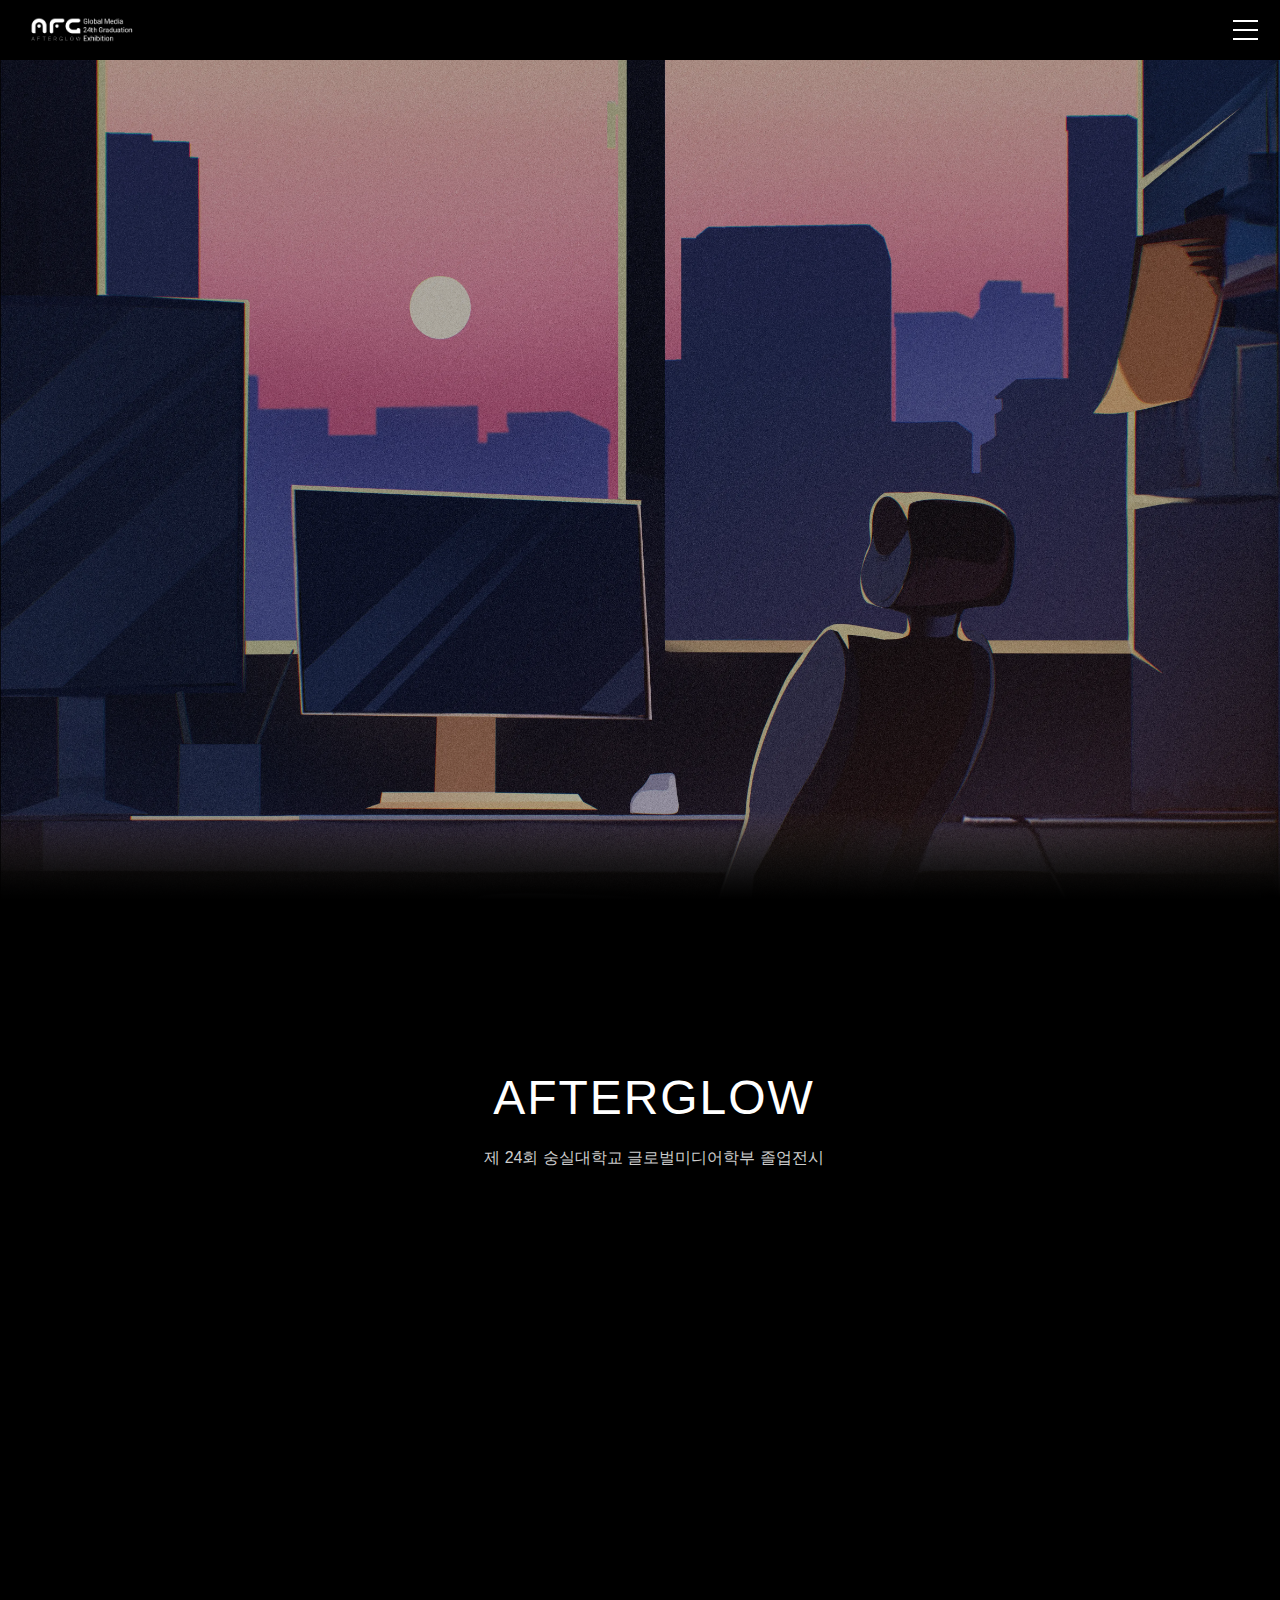
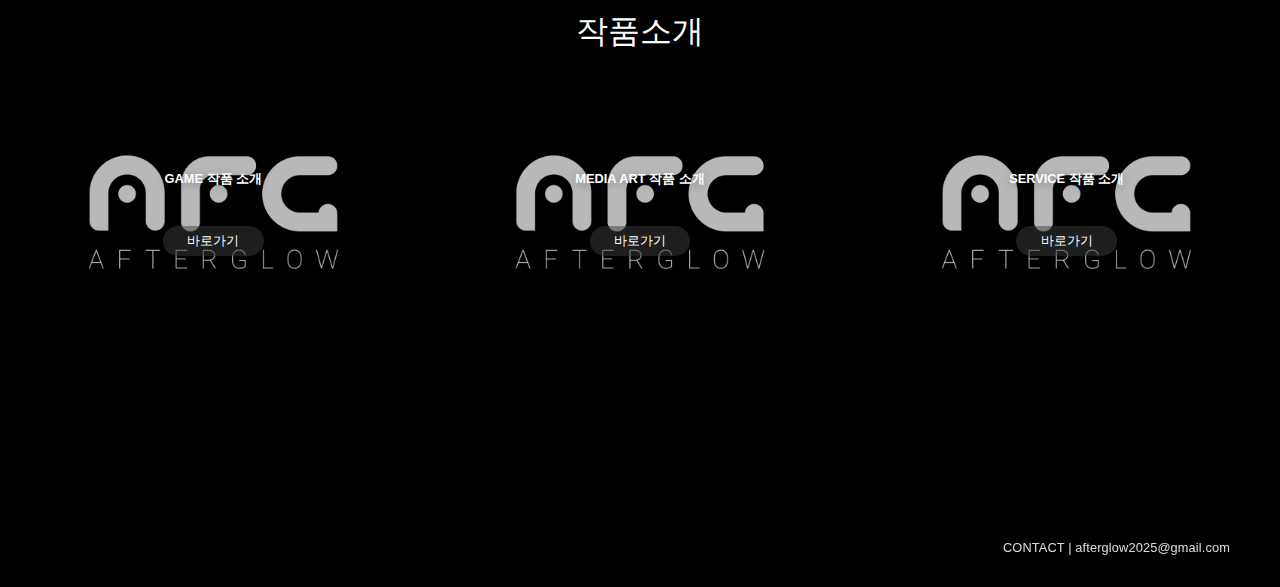
<file: index.html>
<!DOCTYPE html>
<html lang="ko">
<head>
    <meta charset="UTF-8">
    <meta name="viewport" content="width=device-width, initial-scale=1.0">
    <title>AFTERGLOW</title>
    <link rel="icon" type="image/webp" href="images/favicon.webp">
    <link rel="stylesheet" href="css/style.css">
    
    <!-- Open Graph / Facebook -->
    <meta property="og:type" content="website">
    <meta property="og:url" content="https://afterglow2025.github.io/newafterglow/">
    <meta property="og:title" content="AFTERGLOW">
    <meta property="og:description" content="제24회 글로벌미디어학부 졸업전시회">
    <meta property="og:image" content="/images/kakaoimg.webp">

    <!-- Twitter -->
    <meta property="twitter:card" content="summary_large_image">
    <meta property="twitter:url" content="https://afterglow2025.github.io/newafterglow/">
    <meta property="twitter:title" content="AFTERGLOW">
    <meta property="twitter:description" content="제24회 글로벌미디어학부 졸업전시회">
    <meta property="twitter:image" content="/images/kakaoimg.webp">
</head>
<body style="background:#000000;">
    <header>
        <div class="logo">
            <a href="index.html"><img src="images/logo_white.webp" alt="AFG Logo"></a>
        </div>
        <div class="hamburger" id="hamburgerBtn">
            <span></span>
            <span></span>
            <span></span>
        </div>
    </header>

    <div class="menu-bg" id="menuBg"></div>
    <div class="menu-overlay" id="menuOverlay">
        <button class="menu-close" id="menuCloseBtn">&times;</button>
        <nav class="menu-list">
            <a href="index.html" class="bold-divider">HOME</a>
            <a href="gamepage.html">GAME</a>
            <a href="mediaartpage.html">MEDIA ART</a>
            <a href="servicepage.html" class="bold-divider">SERVICE</a>
            <a href="authorpage.html">작가</a>
            <a href="curatorpage.html" class="bold-divider">큐레이터</a>
            <a href="exhibitioninfo.html" class="bold-divider">전시 정보</a>
            <a href="catalog.html">카탈로그</a>
        </nav>
    </div>

    <main>
        <div class="main-visual">
            <img src="images/mainbg.webp" alt="메인 배경이미지" />
            <div class="main-visual-text">
                <h1>AFTERGLOW, EVERGLOW</h1>
                <p>여운, 잔광으로 오래도록 기억되기를</p>
            </div>
        </div>
        <section class="afterglow-info">
            <div class="afterglow-title-row">
                <h2>AFTERGLOW</h2>
                <span class="afterglow-sub">제 24회 숭실대학교 글로벌미디어학부 졸업전시</span>
            </div>
            <div class="afterglow-desc">
                <p>AFTERGLOW는 우리의 지난 시간을 찬찬히 되돌아보며, 가장 아름답게 빛나는 순간을 담아낸 전시입니다.</p>
                <p>노을이 가장 눈부신 순간은 해가 지기 직전입니다. 우리는 대학이라는 긴 여정을 일주하는 동안, 
                    햇살처럼 밝고 서툰 새내기 시절을 지나, 매일의 일상 속에서 묵묵히 자신만의 색을 채워온 
                    학부생으로 성장해왔습니다. 이제, 마침내 하루의 끝자락에 선 우리는 그간의 모든 시간이 만들어낸 
                    가장 찬란한 잔광을 펼쳐 보이려 합니다.</p>
            </div>
        </section>
        <section class="works-section">
            <h2 class="works-title">작품소개</h2>
            <div class="works-grid">
                <div class="work-item">
                    <img src="images/maingame.webp" alt="GAME 작품 소개">
                    <div class="work-overlay">
                        <span class="work-label">GAME 작품 소개</span>
                        <button class="work-btn">바로가기</button>
                    </div>
                </div>
                <div class="work-item">
                    <img src="images/mainmediaart.webp" alt="MEDIA ART 작품 소개">
                    <div class="work-overlay">
                        <span class="work-label">MEDIA ART 작품 소개</span>
                        <button class="work-btn">바로가기</button>
                    </div>
                </div>
                <div class="work-item">
                    <img src="images/mainservice.webp" alt="SERVICE 작품 소개">
                    <div class="work-overlay">
                        <span class="work-label">SERVICE 작품 소개</span>
                        <button class="work-btn">바로가기</button>
                    </div>
                </div>
            </div>
        </section>
    </main>

    <footer>
        <div class="footer-inner">
            <div class="footer-left">
                <!-- 푸터 왼쪽 -->
            </div>
            <div class="footer-right">
                CONTACT | afterglow2025@gmail.com
            </div>
        </div>
    </footer>

    <script src="js/main.js"></script>
    <script src="js/scroll-animation.js"></script>
</body>
</html>
</file>
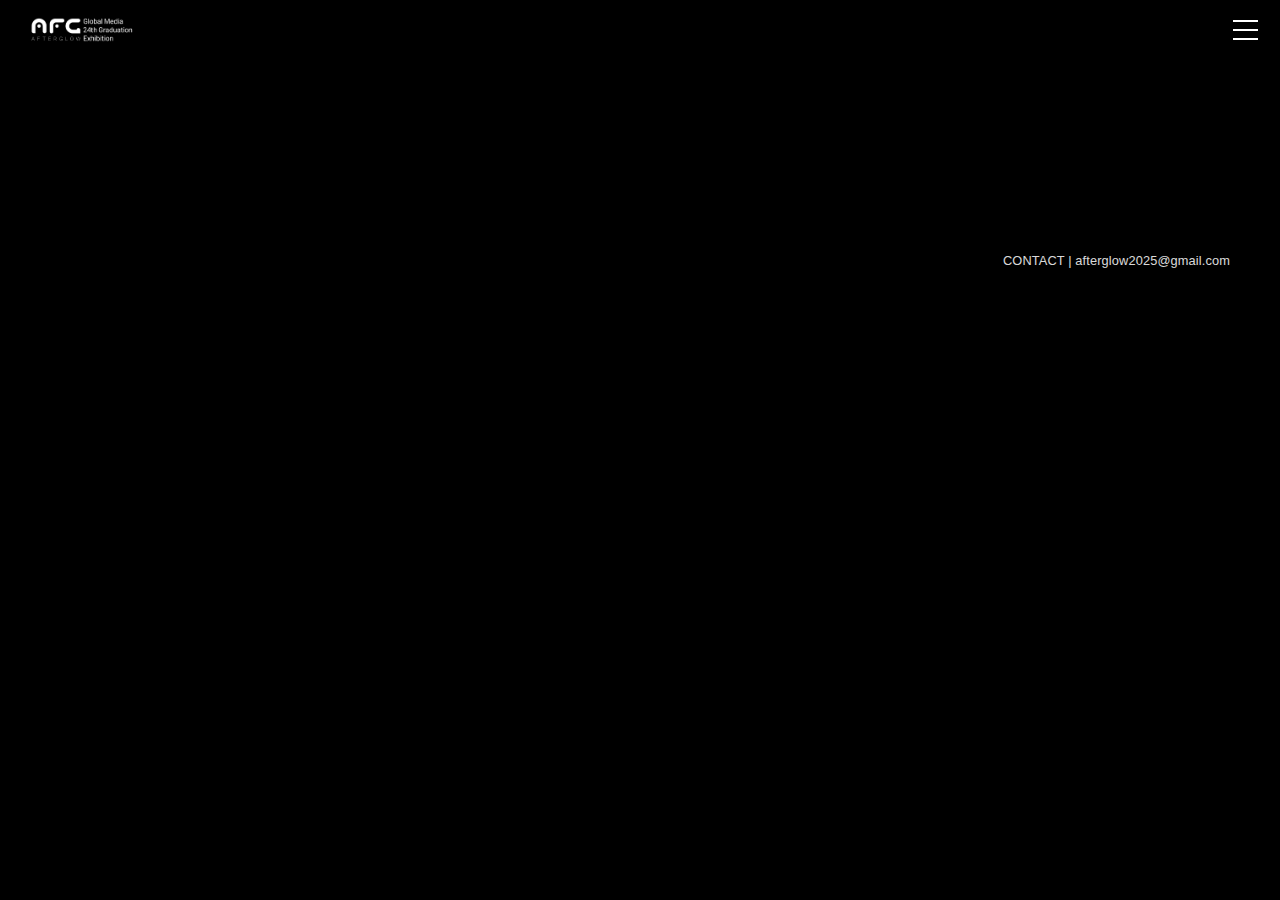
<file: authorpage.html>
<!DOCTYPE html>
<html lang="ko">
<head>
    <meta charset="UTF-8">
    <meta name="viewport" content="width=device-width, initial-scale=1.0">
    <title>afg.afterglow</title>
    <link rel="icon" type="image/webp" href="images/favicon.webp">
    <link rel="stylesheet" href="css/style.css">
    <link rel="stylesheet" href="css/author.css">
    <!-- AOS CSS -->
    <link href="https://cdn.jsdelivr.net/npm/aos@2.3.4/dist/aos.css" rel="stylesheet">

</head>
<body style="background:#000000;">
    <header>
        <div class="logo">
            <a href="index.html"><img src="images/logo_white.webp" alt="AFG Logo"></a>
        </div>
        <div class="hamburger" id="hamburgerBtn">
            <span></span>
            <span></span>
            <span></span>
        </div>
    </header>
    <div class="menu-bg" id="menuBg"></div>
    <div class="menu-overlay" id="menuOverlay">
        <button class="menu-close" id="menuCloseBtn">&times;</button>
        <nav class="menu-list">
            <a href="index.html" class="bold-divider">HOME</a>
            <a href="gamepage.html">GAME</a>
            <a href="mediaartpage.html">MEDIA ART</a>
            <a href="servicepage.html" class="bold-divider">SERVICE</a>
            <a href="authorpage.html">작가</a>
            <a href="curatorpage.html" class="bold-divider">큐레이터</a>
            <a href="exhibitioninfo.html" class="bold-divider">전시 정보</a>
            <a href="catalog.html">카탈로그</a>
        </nav>
    </div>

    <main class="author-page">
        <h1 class="author-title" data-aos="fade-up">AUTHOR</h1>
        <div class="author-grid" id="authorGrid"></div>
    </main>

    <footer>
        <div class="footer-inner">
            <div class="footer-left">
                <!-- 로고 제거됨 -->
            </div>
            <div class="footer-right">
                CONTACT | afterglow2025@gmail.com
            </div>
        </div>
    </footer>
    <script src="js/author.js"></script>
    <script src="js/main.js"></script>
    <!-- AOS JS -->
    <script src="https://cdn.jsdelivr.net/npm/aos@2.3.4/dist/aos.js"></script>
    <script>
    AOS.init({
        duration: 1000, 
        once: true      
    });
</script>

</body>
</html>
</file>
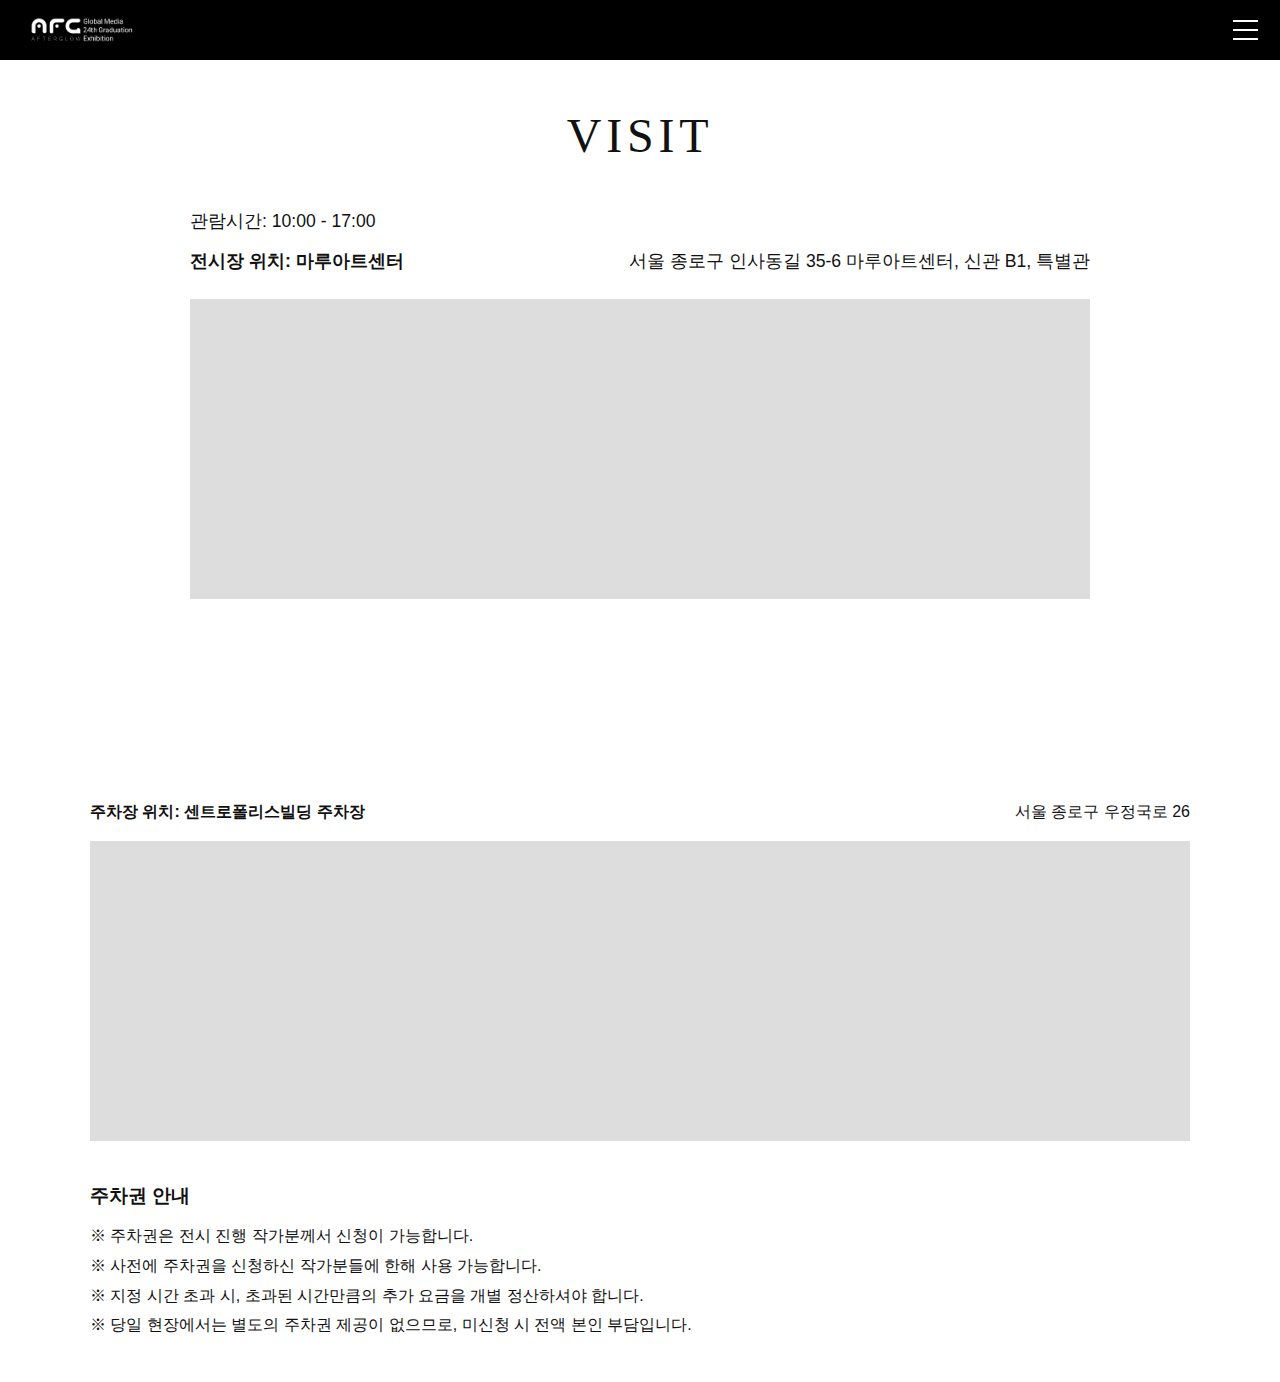
<file: exhibitioninfo.html>
<!DOCTYPE html>
<html lang="ko">
<head>
    <meta charset="UTF-8">
    <meta name="viewport" content="width=device-width, initial-scale=1.0">
    <title>VISIT</title>
    <link rel="stylesheet" href="css/style.css">
    <script type="text/javascript" src="//dapi.kakao.com/v2/maps/sdk.js?appkey=8656c556d1bfed5dd0b1d36dc8a2012b"></script>
    <style>
        .visit-title {
            text-align: center;
            font-size: 3rem;
            font-family: 'Noto Serif KR', serif;
            margin-top: 98px;
            margin-bottom: 32px;
            letter-spacing: 0.1em;
        }
        .visit-info {
            max-width: 900px;
            margin: 0 auto 24px auto;
            font-size: 1.1rem;
        }
        .visit-info-row {
            display: flex;
            justify-content: space-between;
            align-items: flex-end;
            flex-wrap: wrap;
            margin-bottom: 16px;
        }
        .visit-info-label {
            font-weight: bold;
        }
        #map {
            width: 100%;
            max-width: 900px;
            height: 300px;
            background: #ddd;
            margin: 0 auto 100px auto;
            display: flex;
            align-items: center;
            justify-content: center;
        }
        .parking-info {
            max-width: 1100px;
            margin: 0 auto 0 auto;
            padding: 0 0 40px 0;
        }
        .parking-info-row {
            display: flex;
            justify-content: space-between;
            align-items: flex-end;
            flex-wrap: wrap;
            margin-bottom: 16px;
        }
        .parking-info-label {
            font-weight: bold;
        }
        .parking-map-box {
            width: 100%;
            max-width: 1100px;
            height: 300px;
            background: #ddd;
            margin: 0 auto 40px auto;
            display: flex;
            align-items: center;
            justify-content: center;
            font-size: 2rem;
            color: #222;
            font-weight: 600;
            padding: 0;
        }
        .parking-guide-title {
            font-weight: bold;
            font-size: 1.2rem;
            margin: 40px 0 12px 0;
        }
        .parking-guide-list {
            font-size: 1rem;
            margin: 0 0 0 0;
            padding-left: 0;
        }
        .parking-guide-list li {
            margin-bottom: 4px;
            list-style: none;
        }
        @media (max-width: 600px) {
            .visit-title { font-size: 2rem; }
            #map { height: 180px; margin-bottom: 60px; }
            .visit-info { font-size: 1rem; }
            .visit-info-row { flex-direction: column; align-items: flex-start; }
            .parking-map-box { height: 120px; font-size: 1.1rem; }
            .parking-info { font-size: 0.95rem; }
        }
    </style>
</head>
<body style="background:#fff; color:#111;">
    <header>
        <div class="logo">
            <a href="index.html"><img src="images/logo_white.webp" alt="AFG Logo"></a>
        </div>
        <div class="hamburger" id="hamburgerBtn">
            <span></span>
            <span></span>
            <span></span>
        </div>
    </header>
    <main>
        <div class="visit-title">VISIT</div>
        <div class="visit-info">
            <div style="margin-bottom:12px;">관람시간: 10:00 - 17:00</div>
            <div class="visit-info-row">
                <div><span class="visit-info-label">전시장 위치: 마루아트센터</span></div>
                <div>서울 종로구 인사동길 35-6 마루아트센터, 신관 B1, 특별관</div>
            </div>
        </div>
        <div id="map"></div>
    </main>
    <div class="parking-info">
        <div class="parking-info-row">
            <div><span class="parking-info-label">주차장 위치: 센트로폴리스빌딩 주차장</span></div>
            <div>서울 종로구 우정국로 26</div>
        </div>
        <div class="parking-map-box" id="parking-map"></div>
        <div class="parking-guide-title">주차권 안내</div>
        <ul class="parking-guide-list">
            <li>※ 주차권은 전시 진행 작가분께서 신청이 가능합니다.</li>
            <li>※ 사전에 주차권을 신청하신 작가분들에 한해 사용 가능합니다.</li>
            <li>※ 지정 시간 초과 시, 초과된 시간만큼의 추가 요금을 개별 정산하셔야 합니다.</li>
            <li>※ 당일 현장에서는 별도의 주차권 제공이 없으므로, 미신청 시 전액 본인 부담입니다.</li>
        </ul>
    </div>
    <script>
    window.onload = function() {
      // 마루아트센터 지도
      var mapContainer = document.getElementById('map');
      if (mapContainer) {
        var mapOption = {
          center: new kakao.maps.LatLng(37.574541, 126.985773),
          level: 3
        };
        var map = new kakao.maps.Map(mapContainer, mapOption);
        var marker = new kakao.maps.Marker({
          position: new kakao.maps.LatLng(37.574541, 126.985773),
          map: map
        });
        var infowindow = new kakao.maps.InfoWindow({
          content: '<div style="padding:5px;">마루아트센터</div>'
        });
        infowindow.open(map, marker);
      }
      // 센트로폴리스빌딩 주차장 지도
      var parkingMapContainer = document.getElementById('parking-map');
      if (parkingMapContainer) {
        var parkingMapOption = {
          center: new kakao.maps.LatLng(37.570377, 126.983021),
          level: 3
        };
        var parkingMap = new kakao.maps.Map(parkingMapContainer, parkingMapOption);
        var parkingMarker = new kakao.maps.Marker({
          position: new kakao.maps.LatLng(37.570377, 126.983021),
          map: parkingMap
        });
        var parkingInfowindow = new kakao.maps.InfoWindow({
          content: '<div style="padding:5px;">센트로폴리스빌딩 주차장</div>'
        });
        parkingInfowindow.open(parkingMap, parkingMarker);
      }
    };
    </script>
</body>
</html>
</file>
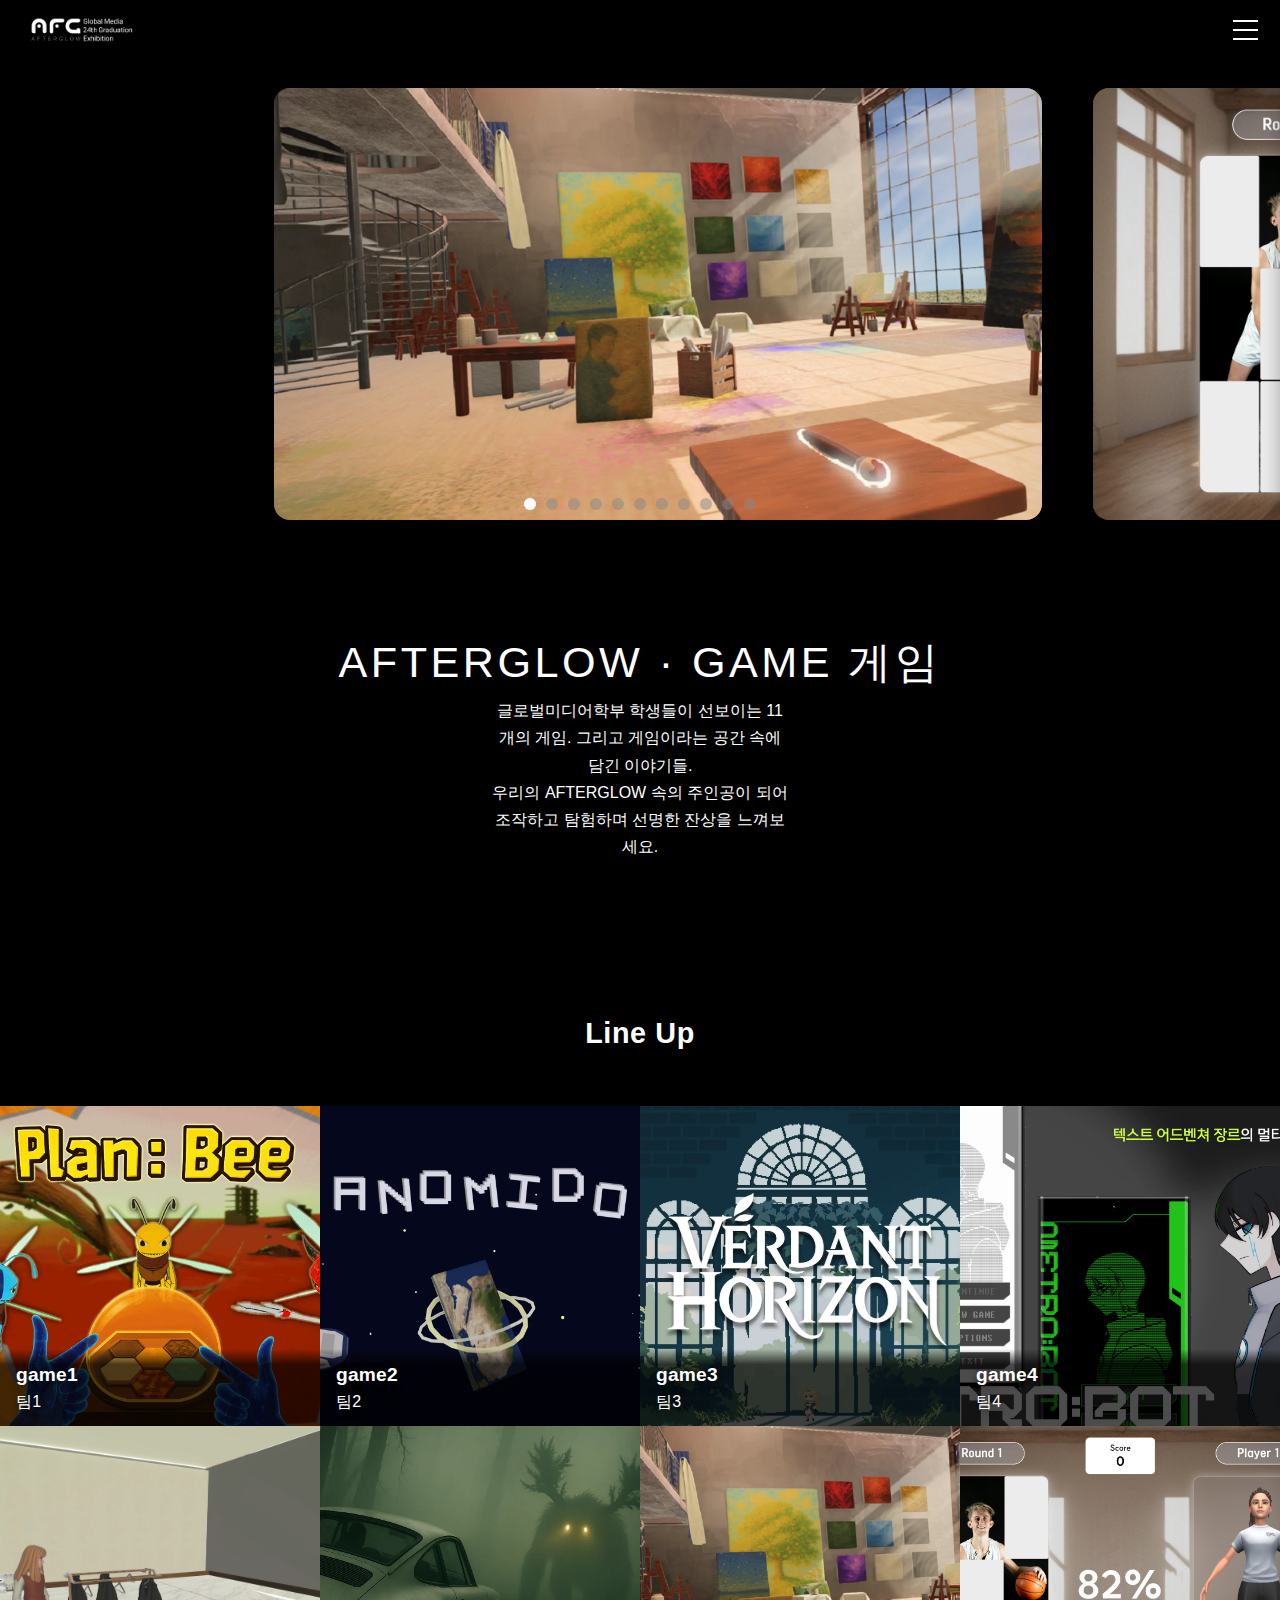
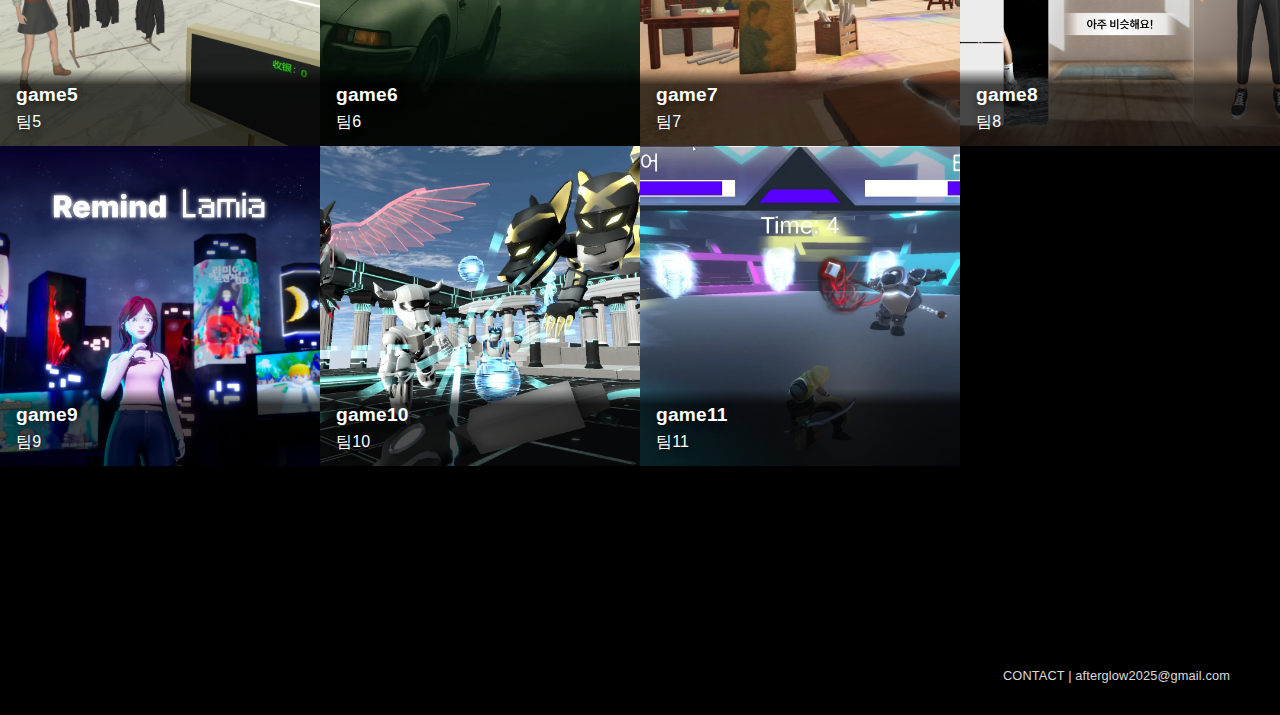
<file: gamepage.html>
<!DOCTYPE html>
<html lang="ko">
<head>
    <meta charset="UTF-8">
    <meta name="viewport" content="width=device-width, initial-scale=1.0">
    <title>AFTERGLOW · GAME</title>
    <link rel="icon" type="image/webp" href="images/favicon.webp">
    <link rel="stylesheet" href="css/style.css">
</head>
<body style="background:#000000;">
    <header>
        <div class="logo">
            <a href="index.html"><img src="images/logo_white.webp" alt="AFG Logo"></a>
        </div>
        <div class="hamburger" id="hamburgerBtn">
            <span></span>
            <span></span>
            <span></span>
        </div>
    </header>

    <div class="menu-bg" id="menuBg"></div>
    <div class="menu-overlay" id="menuOverlay">
        <button class="menu-close" id="menuCloseBtn">&times;</button>
        <nav class="menu-list">
            <a href="index.html" class="bold-divider">HOME</a>
            <a href="gamepage.html">GAME</a>
            <a href="mediaartpage.html">MEDIA ART</a>
            <a href="servicepage.html" class="bold-divider">SERVICE</a>
            <a href="authorpage.html">작가</a>
            <a href="curatorpage.html" class="bold-divider">큐레이터</a>
            <a href="exhibitioninfo.html" class="bold-divider">전시 정보</a>
            <a href="catalog.html">카탈로그</a>
        </nav>
    </div>

    <main>
        <div class="laptop-frame">
            <div class="laptop-inner">
                <div class="game-slide-slider">
                    <div class="game-slide-track">
                        <div class="game-slide"><img src="images/game_1.webp" alt="game1"></div>
                        <div class="game-slide"><img src="images/game_2.webp" alt="game2"></div>
                        <div class="game-slide"><img src="images/game_3.webp" alt="game3"></div>
                        <div class="game-slide"><img src="images/game_4.webp" alt="game4"></div>
                        <div class="game-slide"><img src="images/game_5.webp" alt="game5"></div>
                        <div class="game-slide"><img src="images/game_6.webp" alt="game6"></div>
                        <div class="game-slide"><img src="images/game_7.webp" alt="game7"></div>
                        <div class="game-slide"><img src="images/game_8.webp" alt="game8"></div>
                        <div class="game-slide"><img src="images/game_9.webp" alt="game9"></div>
                        <div class="game-slide"><img src="images/game_10.webp" alt="game10"></div>
                        <div class="game-slide"><img src="images/game_11.webp" alt="game11"></div>
                    </div>
                    <div class="game-slide-indicators">
                        <div class="game-slide-indicator active"></div>
                        <div class="game-slide-indicator"></div>
                        <div class="game-slide-indicator"></div>
                        <div class="game-slide-indicator"></div>
                        <div class="game-slide-indicator"></div>
                        <div class="game-slide-indicator"></div>
                        <div class="game-slide-indicator"></div>
                        <div class="game-slide-indicator"></div>
                        <div class="game-slide-indicator"></div>
                        <div class="game-slide-indicator"></div>
                        <div class="game-slide-indicator"></div>
                    </div>
                </div>
                <div class="game-visual-text">
                    <h1 class="main-title">AFTERGLOW · GAME <span class="main-title-kr">게임</span></h1>
                    <p>
                    <b>글로벌미디어학부</b> 학생들이 선보이는 11개의 게임. 그리고 게임이라는 공간 속에 담긴 이야기들.<br>
                    우리의 AFTERGLOW 속의 주인공이 되어 조작하고 탐험하며 선명한 잔상을 느껴보세요.
                    </p>
                </div>
                <div class="game-lineup">
                    <h2>Line Up</h2>
                </div>
                <div class="game-grid">
                    <div class="game-thumb">
                        <a href="https://www.naver.com/">
                            <img src="images/game1.webp" alt="game1">
                            <img src="images/profil/game1.webp" alt="game1-hover" class="hover-img">
                            <div class="game-thumb-label"><span>game1</span><br><span>팀1</span></div>
                        </a>
                    </div>
                    <div class="game-thumb">
                        <a href="https://www.naver.com/">
                            <img src="images/game2.webp" alt="game2">
                            <img src="images/profil/game2.webp" alt="game2-hover" class="hover-img">
                            <div class="game-thumb-label"><span>game2</span><br><span>팀2</span></div>
                        </a>
                    </div>
                    <div class="game-thumb">
                        <a href="https://www.naver.com/">
                            <img src="images/game3.webp" alt="game3">
                            <img src="images/profil/game3.webp" alt="game3-hover" class="hover-img">
                            <div class="game-thumb-label"><span>game3</span><br><span>팀3</span></div>
                        </a>
                    </div>
                    <div class="game-thumb">
                        <a href="https://www.naver.com/">
                            <img src="images/game4.webp" alt="game4">
                            <img src="images/profil/game4.webp" alt="game4-hover" class="hover-img">
                            <div class="game-thumb-label"><span>game4</span><br><span>팀4</span></div>
                        </a>
                    </div>
                    <div class="game-thumb">
                        <a href="https://www.naver.com/">
                            <img src="images/game5.webp" alt="game5">
                            <img src="images/profil/game5.webp" alt="game5-hover" class="hover-img">
                            <div class="game-thumb-label"><span>game5</span><br><span>팀5</span></div>
                        </a>
                    </div>
                    <div class="game-thumb">
                        <a href="https://www.naver.com/">
                            <img src="images/game6.webp" alt="game6">
                            <img src="images/profil/game6.webp" alt="game6-hover" class="hover-img">
                            <div class="game-thumb-label"><span>game6</span><br><span>팀6</span></div>
                        </a>
                    </div>
                    <div class="game-thumb">
                        <a href="https://www.naver.com/">
                            <img src="images/game7.webp" alt="game7">
                            <img src="images/profil/game7.webp" alt="game7-hover" class="hover-img">
                            <div class="game-thumb-label"><span>game7</span><br><span>팀7</span></div>
                        </a>
                    </div>
                    <div class="game-thumb">
                        <a href="https://www.naver.com/">
                            <img src="images/game8.webp" alt="game8">
                            <img src="images/profil/game8.webp" alt="game8-hover" class="hover-img">
                            <div class="game-thumb-label"><span>game8</span><br><span>팀8</span></div>
                        </a>
                    </div>
                    <div class="game-thumb">
                        <a href="https://www.naver.com/">
                            <img src="images/game9.webp" alt="game9">
                            <img src="images/profil/game9.webp" alt="game9-hover" class="hover-img">
                            <div class="game-thumb-label"><span>game9</span><br><span>팀9</span></div>
                        </a>
                    </div>
                    <div class="game-thumb">
                        <a href="https://www.naver.com/">
                            <img src="images/game10.webp" alt="game10">
                            <img src="images/profil/game10.webp" alt="game10-hover" class="hover-img">
                            <div class="game-thumb-label"><span>game10</span><br><span>팀10</span></div>
                        </a>
                    </div>
                    <div class="game-thumb">
                        <a href="https://www.naver.com/">
                            <img src="images/game11.webp" alt="game11">
                            <img src="images/profil/game11.webp" alt="game11-hover" class="hover-img">
                            <div class="game-thumb-label"><span>game11</span><br><span>팀11</span></div>
                        </a>
                    </div>
                </div>
            </div>
        </div>
    </main>

    <footer>
        <div class="footer-inner">
            <div class="footer-left">
                <!-- 로고 제거됨 -->
            </div>
            <div class="footer-right">
                CONTACT | afterglow2025@gmail.com
            </div>
        </div>
    </footer>

    <script src="js/main.js"></script>
    <script src="js/scroll-animation.js"></script>
    <script src="js/game-fade-slider.js"></script>
    <script>
    // PC: 기존 hover 효과, 모바일: 클릭 2회 동작
    function isMobile() {
        return window.matchMedia('(hover: none) and (pointer: coarse)').matches;
    }
    document.querySelectorAll('.game-thumb').forEach(function(thumb) {
        let isProfileShown = false;
        const link = thumb.querySelector('a');
        const hoverImg = thumb.querySelector('.hover-img');
        if (isMobile()) {
            link.addEventListener('click', function(e) {
                if (!isProfileShown) {
                    e.preventDefault();
                    hoverImg.style.opacity = 1;
                    isProfileShown = true;
                    // 1.5초 내에 두 번째 클릭 없으면 다시 원상복구
                    setTimeout(function() {
                        hoverImg.style.opacity = 0;
                        isProfileShown = false;
                    }, 1500);
                } else {
                    // 두 번째 클릭 시 링크 이동 (기본 동작)
                }
            });
        }
    });
    </script>
</body>
</html>
</file>
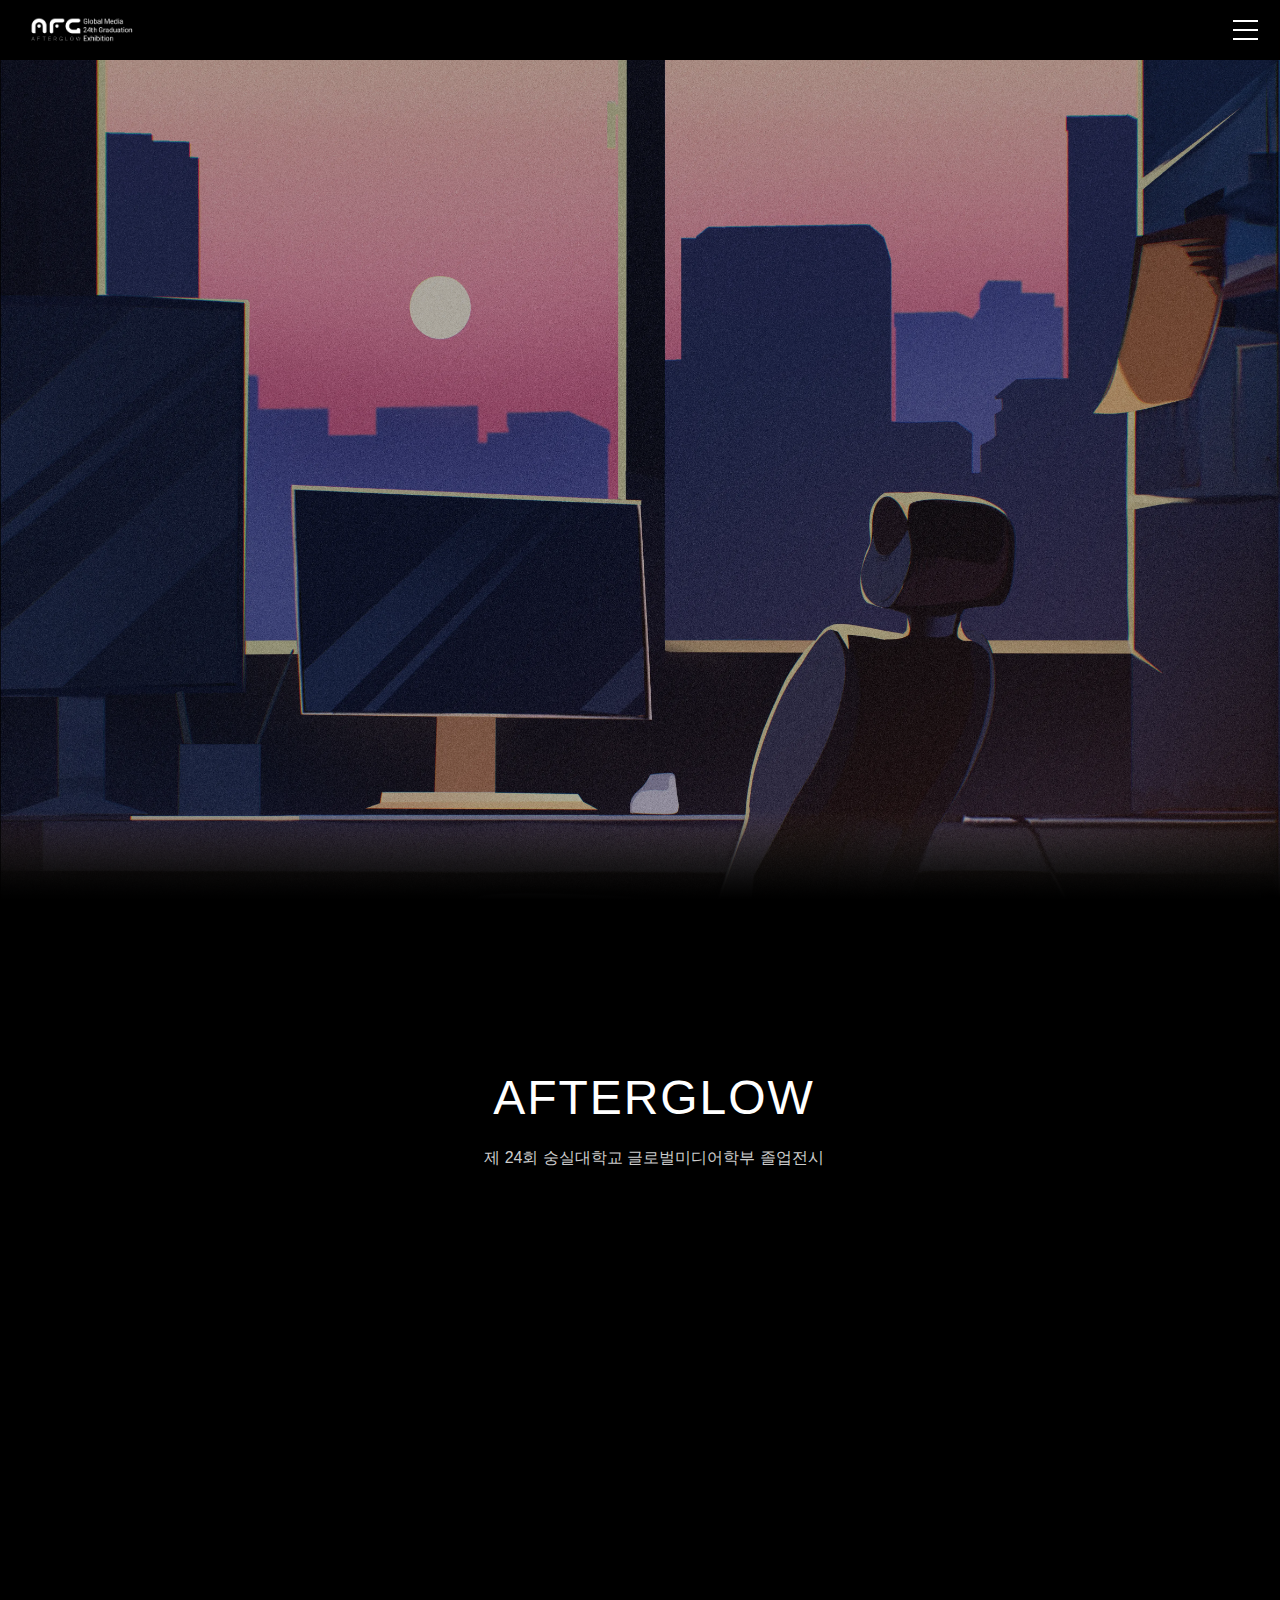
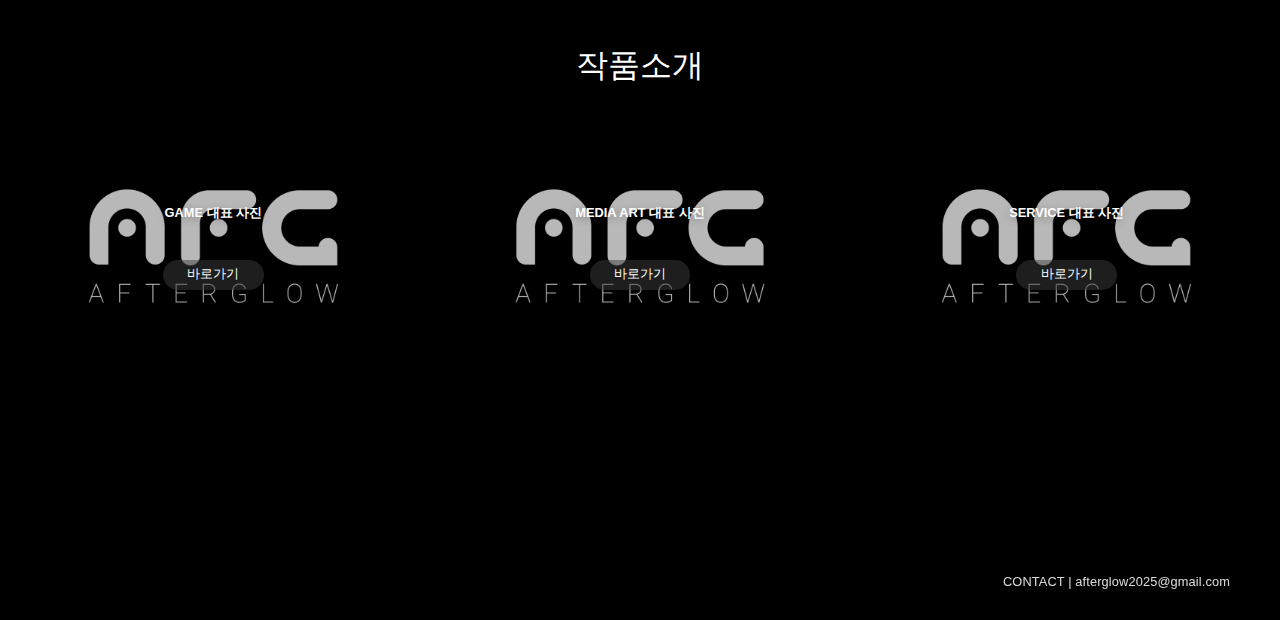
<file: mainpage.html>
<!DOCTYPE html>
<html lang="ko">
<head>
    <meta charset="UTF-8">
    <meta name="viewport" content="width=device-width, initial-scale=1.0">
    <title>afg.afterglow</title>
    <link rel="icon" type="image/webp" href="images/favicon.webp">
    <link rel="stylesheet" href="css/style.css">
</head>
<body style="background:#000000;">
    <header>
        <div class="logo">
            <a href="mainpage.html"><img src="images/logo_white.webp" alt="AFG Logo"></a>
        </div>
        <div class="hamburger" id="hamburgerBtn">
            <span></span>
            <span></span>
            <span></span>
        </div>
    </header>

    <div class="menu-bg" id="menuBg"></div>
    <div class="menu-overlay" id="menuOverlay">
        <button class="menu-close" id="menuCloseBtn">&times;</button>
        <nav class="menu-list">
            <a href="mainpage.html" class="bold-divider">HOME</a>
            <a href="gamepage.html">GAME</a>
            <a href="mediaartpage.html">MEDIA ART</a>
            <a href="servicepage.html" class="bold-divider">SERVICE</a>
            <a href="authorpage.html">작가</a>
            <a href="curatorpage.html" class="bold-divider">큐레이터</a>
            <a href="exhibitioninfo.html" class="bold-divider">전시 정보</a>
            <a href="catalog.html">웹도록</a>
        </nav>
    </div>

    <main>
        <div class="main-visual">
            <img src="images/mainbg.webp" alt="메인 비주얼" />
            <div class="main-visual-text">
                <h1>AFTERGLOW, EVERGLOW</h1>
                <p>여운, 잔광으로 오래도록 기억되기를</p>
            </div>
        </div>
        <section class="afterglow-info">
            <div class="afterglow-title-row">
                <h2>AFTERGLOW</h2>
                <span class="afterglow-sub">제 24회 숭실대학교 글로벌미디어학부 졸업전시</span>
            </div>
            <div class="afterglow-desc">
                <p>AFTERGLOW는 우리의 지난 시간을 찬찬히 되돌아보며, 가장 아름답게 빛나는 순간을 담아낸 전시입니다.</p>
                <p>노을이 가장 눈부신 순간은 해가 지기 직전입니다. 우리는 대학이라는 긴 여정을 일주하는 동안,<br>햇살처럼 밝고 서툰 새내기 시절을 지나, 매일의 일상 속에서 묵묵히 자신만의 색을 채워온 학부생으로 성장해 왔습니다.<br>이제, 마침내 하루의 끝자락에 선 우리는 그간의 모든 시간이 만들어낸 가장 찬란한 잔광을 펼쳐 보이려 합니다.</p>
            </div>
        </section>
        <section class="works-section">
            <h2 class="works-title">작품소개</h2>
            <div class="works-grid">
                <div class="work-item">
                    <img src="images/maingame.webp" alt="GAME 대표 사진">
                    <div class="work-overlay">
                        <span class="work-label">GAME 대표 사진</span>
                        <button class="work-btn">바로가기</button>
                    </div>
                </div>
                <div class="work-item">
                    <img src="images/mainmediaart.webp" alt="MEDIA ART 대표 사진">
                    <div class="work-overlay">
                        <span class="work-label">MEDIA ART 대표 사진</span>
                        <button class="work-btn">바로가기</button>
                    </div>
                </div>
                <div class="work-item">
                    <img src="images/mainservice.webp" alt="SERVICE 대표 사진">
                    <div class="work-overlay">
                        <span class="work-label">SERVICE 대표 사진</span>
                        <button class="work-btn">바로가기</button>
                    </div>
                </div>
            </div>
        </section>
    </main>

    <footer>
        <div class="footer-inner">
            <div class="footer-left">
                <!-- 로고 제거됨 -->
            </div>
            <div class="footer-right">
                CONTACT | afterglow2025@gmail.com
            </div>
        </div>
    </footer>

    <script src="js/main.js"></script>
    <script src="js/scroll-animation.js"></script>
</body>
</html>
</file>
<file: css/style.css>
@charset "UTF-8";

/* ?���? ?��????�� 초기?�� */
* {
    margin: 0;
    padding: 0;
    box-sizing: border-box;
}

body, html {
    max-width: 100vw;
    overflow-x: hidden;
    font-family: 'Freesentation', sans-serif;
    line-height: 1.6;
    color: #ffffff;
}

/* ?��?�� ?��????�� */
header {
    width: 100%;
    height: 60px;
    margin: 0;
    display: flex;
    justify-content: space-between;
    align-items: center;
    padding: 0 22px;
    position: fixed;
    top: 0;
    left: 0;
    background: #000;
    z-index: 100;
}

.logo {
    height: 60px;
}

.logo img {
    height: 100%;
    width: auto;
}

/* ?��버거 메뉴 ?��????�� */
.hamburger {
    width: 25px;
    height: 20px;
    position: relative;
    cursor: pointer;
    display: flex;
    flex-direction: column;
    justify-content: space-between;
}

.hamburger span {
    display: block;
    width: 100%;
    height: 2px;
    background-color: #FFFFFF;
    transition: all 0.3s ease;
}

/* 미디?�� 쿼리 */
@media (max-width: 1440px) {
    header {
        width: 100%;
    }
}

.main-visual {
    position: relative;
    width: 100vw;
    height: calc(100vh - 60px);
    display: flex;
    justify-content: center;
    align-items: center;
    overflow: hidden;
    margin-top: 60px;
}

.main-visual img {
    width: 100%;
    height: 100%;
    object-fit: cover;
    display: block;
    background: #000;
    opacity: 0.7;
}

.main-visual::after {
    content: "";
    position: absolute;
    left: 0; top: 0; width: 100%; height: 100%;
    pointer-events: none;
    background: linear-gradient(to bottom, rgba(0,0,0,0) 90%, rgba(0,0,0,1) 100%);
}

@keyframes fadeInUp {
    from {
        opacity: 0;
        transform: translate(-50%, 10px);
    }
    to {
        opacity: 1;
        transform: translate(-50%, -50%);
    }
}

.main-visual-text {
    position: absolute;
    top: 50%;
    left: 50%;
    transform: translate(-50%, -50%);
    text-align: center;
    color: #fff;
    z-index: 2;
    width: 100%;
    pointer-events: none;
    opacity: 0;
    animation: fadeInUp 1.2s ease-out forwards;
}

.main-visual-text h1 {
    font-size: 4rem;
    font-weight: 500;
    letter-spacing: 0.08em;
    margin-bottom: 1.2rem;
    font-family: 'Freesentation', sans-serif;
}

.main-visual-text p {
    font-size: 1.5rem;
    font-weight: 100;
    letter-spacing: 0.02em;
    font-family: 'Freesentation', sans-serif;
}

@keyframes fadeIn {
    from {
        opacity: 0;
    }
    to {
        opacity: 1;
    }
}

.afterglow-desc {
    opacity: 0;
}

.afterglow-desc.fade-in {
    animation: fadeIn 1.2s ease-out forwards;
}

.afterglow-desc p {
    font-size: 1rem;
    line-height: 2.1;
    margin-bottom: 18px;
    color: #fff;
    font-weight: 100;
    letter-spacing: 0.01em;
    font-family: 'Freesentation', sans-serif;
    text-indent: 0.5em;
}

.afterglow-info {
    max-width: 820px;
    margin: 60px auto 0 auto;
    color: #fff;
    text-align: left;
    padding: 100px 32px 60px 60px;
    font-family: 'Freesentation', sans-serif;
}

.afterglow-title-row {
    display: flex;
    flex-direction: column;
    align-items: center;
    gap: 8px;
    margin-bottom: 32px;
}

.afterglow-title-row h2 {
    font-size: 3rem;
    font-family: 'Freesentation', sans-serif;
    font-weight: 500;
    margin: 0;
    letter-spacing: 0.04em;
}

.afterglow-title-row .afterglow-sub {
    font-size: 1rem;
    color: #ccc;
    font-family: 'Freesentation', sans-serif;
    margin-bottom: 6px;
}

.works-section {
    width: 100vw;
    max-width: 100%;
    margin: 100px 0 0 0;
    padding: 0;
    box-sizing: border-box;
}

.works-title {
    color: #fff;
    font-size: 2rem;
    font-weight: 500;
    text-align: center;
    margin-bottom: 30px;
    font-family: 'Freesentation', sans-serif;
}

.works-grid {
    display: grid;
    grid-template-columns: repeat(3, 1fr);
    gap: 0;
    width: 100%;
    max-width: 100%;
    margin: 0 auto;
}

.work-item {
    position: relative;
    width: 100%;
    aspect-ratio: 1.7/1;
    overflow: hidden;
    display: flex;
    align-items: center;
    justify-content: center;
}

.work-item img {
    width: 100%;
    height: 100%;
    object-fit: cover;
    display: block;
    filter: brightness(0.85);
}

.work-overlay {
    position: absolute;
    top: 0; left: 0; width: 100%; height: 100%;
    display: flex;
    flex-direction: column;
    justify-content: center;
    align-items: center;
    background: rgba(0,0,0,0.15);
}

.work-label {
    color: #fff;
    font-size: 0.8rem;
    font-weight: 700;
    margin-bottom: 1.4rem;
    text-shadow: 0 2px 8px rgba(0,0,0,0.3);
    font-family: 'Freesentation', sans-serif;
}

.work-btn {
    background: rgba(60,60,60,0.5);
    color: #fff;
    border: none;
    border-radius: 18px;
    padding: 0.5em 1.9em;
    font-size: 0.8rem;
    font-family: 'Freesentation', sans-serif;
    font-weight: 500;
    cursor: pointer;
    margin-top: 0.9rem;
    transition: background 0.2s;
}

.work-btn:hover {
    background: rgba(60,60,60,0.8);
}

@media (max-width: 900px) {
    .works-grid {
        grid-template-columns: 1fr;
    }
    .work-item {
        aspect-ratio: 1.5/1;
    }
    .main-title {
        font-size: 1.9rem !important;
        font-weight: 700 !important;
    }
    .main-visual-text h1 {
        font-size: 1.45rem !important;
        font-weight: 700 !important;
    }
    .main-visual-text p {
        font-size: 0.8rem !important;
    }
    .afterglow-info{
        padding: 0 45px;
    }
    .afterglow-title-row h2 {
        font-size: 2.5rem !important;
        font-weight: 500 !important;
    }
    .afterglow-sub {
        font-size: 0.8rem !important;
        font-weight: 100 !important;
    }
    .afterglow-desc p {
        font-size: 0.9rem !important;
        font-weight: 300 !important;
    }
    .mediaart-visual-text h1 {
        font-size: 2rem !important;
        font-weight: 700 !important;
    }
    .mediaart-visual-text h2 {
        font-size: 1rem !important;
        font-weight: 100 !important;
        margin-bottom: 10px !important;
    }
    .mediaart-visual-text p {
        font-size: 0.9rem !important;
        font-weight: 300 !important;
        max-width: 260px !important;
    }
    .game-visual-text h1 {
        font-size: 2rem !important;
        font-weight: 700 !important;
    }
    .game-visual-text h2 {
        font-size: 1rem !important;
        font-weight: 100 !important;
        margin-bottom: 10px !important;
    }
    .game-visual-text p {
        font-size: 0.9rem !important;
        font-weight: 300 !important;
        max-width: 270px !important;
    }
    .service-visual-text h1 {
        font-size: 2rem !important;
        font-weight: 700 !important;
    }
    .service-visual-text h2 {
        font-size: 1rem !important;
        font-weight: 100 !important;
        margin-bottom: 10px !important;
    }
    .service-visual-text p {
        max-width: 240px !important;
        font-size: 0.9rem !important;
        font-weight: 300 !important;
    }
    .catalog-page {
        display: none;
    }
    .catalog-page.active {
        display: block;
    }
    .catalog-btn {
        display: none !important;
    }
}


main {
    padding-bottom: 100px;
}

footer {
    width: 100vw;
    background: #000;
    padding: 100px 20px 0 20px;
    box-sizing: border-box;
}

.footer-inner {
    display: flex;
    justify-content: space-between;
    align-items: flex-end;
    width: 100%;
    padding-left: 15px;
    padding-right: 30px;
    padding-bottom: 22px;
}

.footer-left {
    display: flex;
    align-items: flex-end;
}

.footer-logo {
    height: 45px;
    width: auto;
}

.footer-right {
    color: #fff;
    font-size: 0.8rem;
    font-family: 'Freesentation', sans-serif;
    opacity: 0.85;
    letter-spacing: 0.01em;
    margin-bottom: 6px;
}

@media (max-width: 900px) {
    footer {
        padding: 45px 15px 0 15px;
    }
    .footer-inner {
        flex-direction: column;
        align-items: flex-start;
        gap: 14px;
    }
    .footer-logo {
        height: 27px;
    }
    .footer-right {
        font-size: 0.7rem;
        margin-bottom: 0;
    }
}

.menu-overlay {
    position: fixed;
    top: 0; right: 0;
    width: 285px;
    height: 100vh;
    background: #111;
    box-shadow: -2px 0 16px rgba(0,0,0,0.25);
    z-index: 9999;
    transform: translateX(100%);
    transition: transform 0.35s cubic-bezier(.77,0,.18,1);
    display: flex;
    flex-direction: column;
    align-items: flex-end;
    padding: 30px 0 0 0;
}
.menu-overlay.active {
    transform: translateX(0);
}
.menu-close {
    background: none;
    border: none;
    color: #fff;
    font-size: 1.9rem;
    margin: 0 22px 22px 0;
    cursor: pointer;
    align-self: flex-end;
}
.menu-list {
    display: flex;
    flex-direction: column;
    width: 100%;
    padding: 0 30px;
    gap: 14px;
}
.menu-list a {
    color: #fff;
    font-size: 1rem;
    font-weight: 500;
    text-decoration: none;
    padding: 14px 0;
    border-bottom: 1px solid #333;
    transition: color 0.2s;
    letter-spacing: 0.04em;
    font-family: 'Freesentation', sans-serif;
}
.menu-list a.bold-divider {
    border-bottom: 1.5px solid #fff;
}
.menu-list a:last-child {
    border-bottom: none;
}
.menu-list a:hover {
    color: #ffe066;
}
@media (max-width: 500px) {
    .menu-overlay {
        width: 60vw;
        padding: 22px 0 0 0;
    }
    .menu-list {
        padding: 0 14px;
    }
    .menu-close {
        margin-right: 9px;
    }
}

.menu-bg {
    position: fixed;
    top: 0; left: 0; width: 100vw; height: 100vh;
    background: rgba(0,0,0,0.8);
    z-index: 9998;
    opacity: 0;
    pointer-events: none;
    transition: opacity 0.3s;
}
.menu-bg.active {
    opacity: 1;
    pointer-events: auto;
}

.laptop-frame {
    position: relative;
    margin: 0 0 0 0;
    background: none;
    box-shadow: none;
    border-radius: 0;
    padding: 0;
}
.laptop-inner {
    padding: 0;
}
.game-visual-text {
    color: #fff;
    text-align: center;
    margin: 100px 0 100px 0;
    padding-left: 0;
    margin-left: auto;
    margin-right: auto;
    display: flex;
    flex-direction: column;
    align-items: center;
}
.game-visual-text h1 {
    font-size: 2.7rem;
    font-weight: 500;
    letter-spacing: 0.08em;
    margin-bottom: 0;
    font-family: 'Freesentation', sans-serif;
    text-align: center;
}
.game-visual-text h2 {
    font-size: 1rem;
    font-weight: 100;
    margin-bottom: 10px;
    font-family: 'Freesentation', sans-serif;
    text-align: center;
}
.game-visual-text p {
    font-size: 1rem;
    font-weight: 300;
    margin-top: 0;
    margin-bottom: 50px;
    line-height: 1.7;
    text-align: center;
    font-family: 'Freesentation', sans-serif;
    max-width: 300px;
}

.game-lineup {
    text-align: center;
    margin-top: 50px;
    margin-bottom: 50px;
}

.game-lineup h2 {
    font-family: 'Freesentation', sans-serif;
    font-size: 1.8rem;
    font-weight: 700;
    color: #fff;
    letter-spacing: 0.02em;
}

@media (max-width: 900px) {
    .laptop-frame,
    .laptop-inner {
        padding: 0 !important;
        margin: 0 !important;
        width: 100vw !important;
        max-width: 100vw !important;
    }
    .game-grid {
        grid-template-columns: 1fr !important;
        margin: 0 !important;
        padding: 0 !important;
        width: 100% !important;
        max-width: 100% !important;
    }
    .game-thumb {
        margin: 0 !important;
        padding: 0 !important;
    }
    .game-visual-text {
        padding-left: 16px;
        padding-right: 16px;
        margin-top: 75px !important;
    }
    .game-visual-text h1 {
        font-size: 1.2rem;
        justify-content: center;
        text-align: center;
        margin-bottom: 1rem;
    }
    .game-visual-text p {
        font-size: 0.9rem;
    }
    .mediaart-visual-text h1 {
        font-size: 1.2rem;
        margin-bottom: 1rem;
    }
    .mediaart-visual-text p {
        font-size: 0.85rem;
    }
    .service-visual-text h1 {
        font-size: 1.2rem;
        margin-bottom: 1rem;
    }
    .service-visual-text p {
        font-size: 0.9rem;
    }
    .game-lineup {
        margin-top: 50px;
    }
    .game-lineup, .mediaart-lineup, .service-lineup {
        margin-bottom: 50px;
    }
}

.game-grid {
    display: grid;
    grid-template-columns: repeat(4, 1fr);
    gap: 0;
    width: 100%;
    max-width: 100%;
    margin: 0;
    padding: 0;
}

.game-thumb {
    position: relative;
    width: 100%;
    aspect-ratio: 1/1;
    overflow: hidden;
    box-sizing: border-box;
}

.game-thumb .hover-img {
    position: absolute;
    left: 0; top: 0;
    width: 100%; height: 100%;
    object-fit: cover;
    opacity: 0;
    pointer-events: none;
    transition: opacity 0.4s;
    z-index: 1;
}

.game-thumb:hover .hover-img {
    opacity: 1;
}

.game-thumb-label {
    position: absolute;
    left: 0;
    bottom: 0;
    width: 100%;
    color: #fff;
    font-weight: 700;
    font-size: 1.2rem;
    padding: 18px 12px 18px 16px;
    background: linear-gradient(to top, rgba(0,0,0,0.7) 80%, rgba(0,0,0,0));
    text-shadow: 0 2px 8px rgba(0,0,0,0.6);
    box-sizing: border-box;
    z-index: 2;
    letter-spacing: 0.01em;
    line-height: 0.8;
}

.game-thumb-label span:first-child {
    display: block;
    font-weight: 700;
}

.game-thumb-label span:last-child {
    display: block;
    font-weight: 300;
    font-size: 1rem;
    margin-top: -2px;
}

.game-thumb img {
    width: 100%;
    height: 100%;
    object-fit: cover;
    display: block;
}

.game-slide-slider {
    width: 80vw;
    max-width: 80vw;
    aspect-ratio: 16/7;
    margin: 80px auto 100px auto; /* �?�?/?���? 비율, 중앙 ?���? */
    position: relative;
    overflow: visible;
    display: flex;
    align-items: center;
    justify-content:baseline; /* 기본 ?��?�� */
    background: #000;
    box-sizing: border-box;
    padding: 0;
}

.game-slide-track {
    transform: translateX(0);
    display: flex;
    will-change: transform;
    transition: padding-left 0.6s ease, transform 1s cubic-bezier(.77,0,.18,1);
}

.game-slide {
    flex: 0 0 60vw;
    max-width: 60vw;
    aspect-ratio: 16/9;
    height: auto;
    max-height: none;
    min-width: 320px;
    min-height: unset;
    margin: 0 2vw;
    border-radius: 16px;
    overflow: hidden;
    box-shadow: 0 4px 24px rgba(0,0,0,0.25);
    background: #333;
    position: relative;
    display: flex;
    align-items: center;
    justify-content: center;
}
.game-slide img {
    width: 100%;
    height: 100%;
    object-fit: cover;
    border-radius: 8px;
}
.game-slide-indicators {
    display: flex;
    justify-content: center;
    align-items: center;
    gap: 10px;
    margin-top: 0;
    position: absolute;
    left: 0;
    right: 0;
    bottom: 18px;
}
.game-slide-indicator {
    width: 12px;
    height: 12px;
    border-radius: 50%;
    background: #888;
    opacity: 0.5;
    transition: background 0.3s, opacity 0.3s;
    cursor: pointer;
}
.game-slide-indicator.active {
    background: #fff;
    opacity: 1;
}

.mediaart-visual-text {
    color: #fff;
    text-align: center;
    margin: 100px 0 100px 0;
    padding-left: 0;
    margin-left: auto;
    margin-right: auto;
    display: flex;
    flex-direction: column;
    align-items: center;
}

.mediaart-visual-text h1 {
    font-size: 2.7rem;
    font-weight: 500;
    letter-spacing: 0.08em;
    margin-bottom: 0;
    font-family: 'Freesentation', sans-serif;
    text-align: center;
}

.mediaart-visual-text h2 {
    font-size: 1rem;
    font-weight: 100;
    margin-bottom: 10px;
    font-family: 'Freesentation', sans-serif;
    text-align: center;
}

.mediaart-visual-text p {
    font-size: 1rem;
    font-weight: 300;
    margin-top: 0;
    margin-bottom: 50px;
    line-height: 1.7;
    text-align: center;
    font-family: 'Freesentation', sans-serif;
    max-width: 290px;
}

.service-visual-text {
    color: #fff;
    text-align: center;
    margin: 100px 0 100px 0;
    padding-left: 0;
    margin-left: auto;
    margin-right: auto;
    display: flex;
    flex-direction: column;
    align-items: center;
}

.service-visual-text h1 {
    font-size: 2.7rem;
    font-weight: 500;
    letter-spacing: 0.08em;
    margin-bottom: 0;
    font-family: 'Freesentation', sans-serif;
    text-align: center;
}

.service-visual-text h2 {
    font-size: 1rem;
    font-weight: 100;
    margin-bottom: 10px;
    font-family: 'Freesentation', sans-serif;
    text-align: center;
}

.service-visual-text p {
    font-size: 1rem;
    font-weight: 300;
    margin-top: 0;
    margin-bottom: 50px;
    line-height: 1.7;
    text-align: center;
    font-family: 'Freesentation', sans-serif;
    max-width: 295px;
}

/* 공통 ?��?��?�� ?��????�� */
.game-lineup, .mediaart-lineup, .service-lineup {
    text-align: center;
    margin-top: 50px;
    margin-bottom: 50px;
}

.game-lineup h2, .mediaart-lineup h2, .service-lineup h2 {
    font-family: 'Freesentation', sans-serif;
    font-size: 1.8rem;
    font-weight: 700;
    color: #fff;
    letter-spacing: 0.02em;
}

.mobile-only-br {
    display: none;
}
@media (max-width: 900px) {
    .mobile-only-br {
        display: inline;
    }
}

@media (max-width: 900px) {
  .catalog-view {
    width: 100vw;
    min-height: 80vw;
    display: flex;
    justify-content: center;
    align-items: center;
    overflow-x: hidden;
    background: #111;
    margin-top: 0px !important;
  }
  .bookmark-buttons {
    display: flex;
    gap: 20px !important;
    margin-top: 0px !important;
    margin-bottom: 10px !important;
    flex-wrap: wrap;
    justify-content: center;
}
  .catalog-page {
    display: none;
    width: 100vw;
    max-width: 80vw; !important
    height: 80vw;
    box-sizing: border-box;
    margin: 0 auto;
    padding: 0;
    background: #222;
    border-radius: 0 !important;
    box-shadow: none;
  }
  .catalog-page.active {
    display: block;
  }
  .catalog-page img {
    width: 100%;
    height: auto;
    object-fit: contain;
    display: block;
    border-radius: 0 !important;
    margin-bottom: 15px !important;
  }
  .catalog-view .catalog-page:nth-child(3) {
    display: none !important;
  }
  .catalog-container {
    margin-top: 60px !important;
  }
}
</file>
<file: css/author.css>
/* �۰� ������ ��Ÿ�� */
</file>
